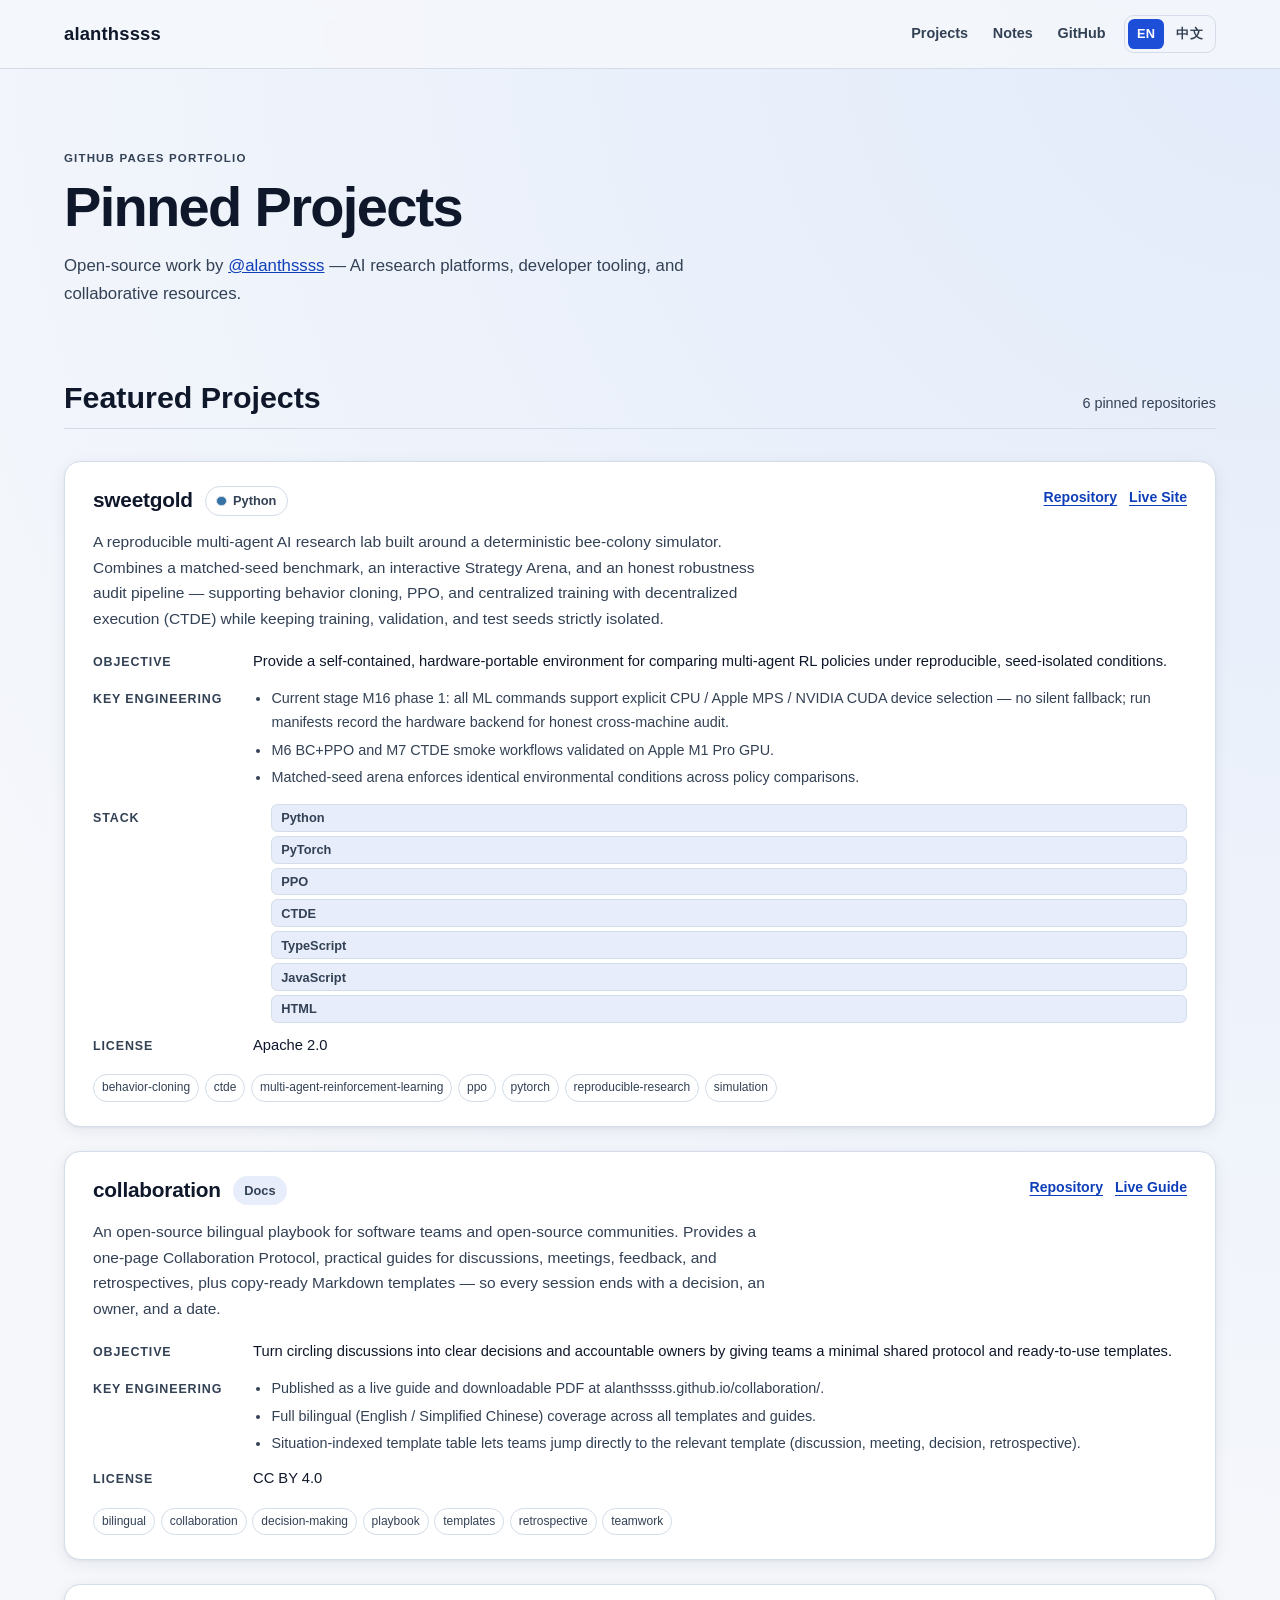
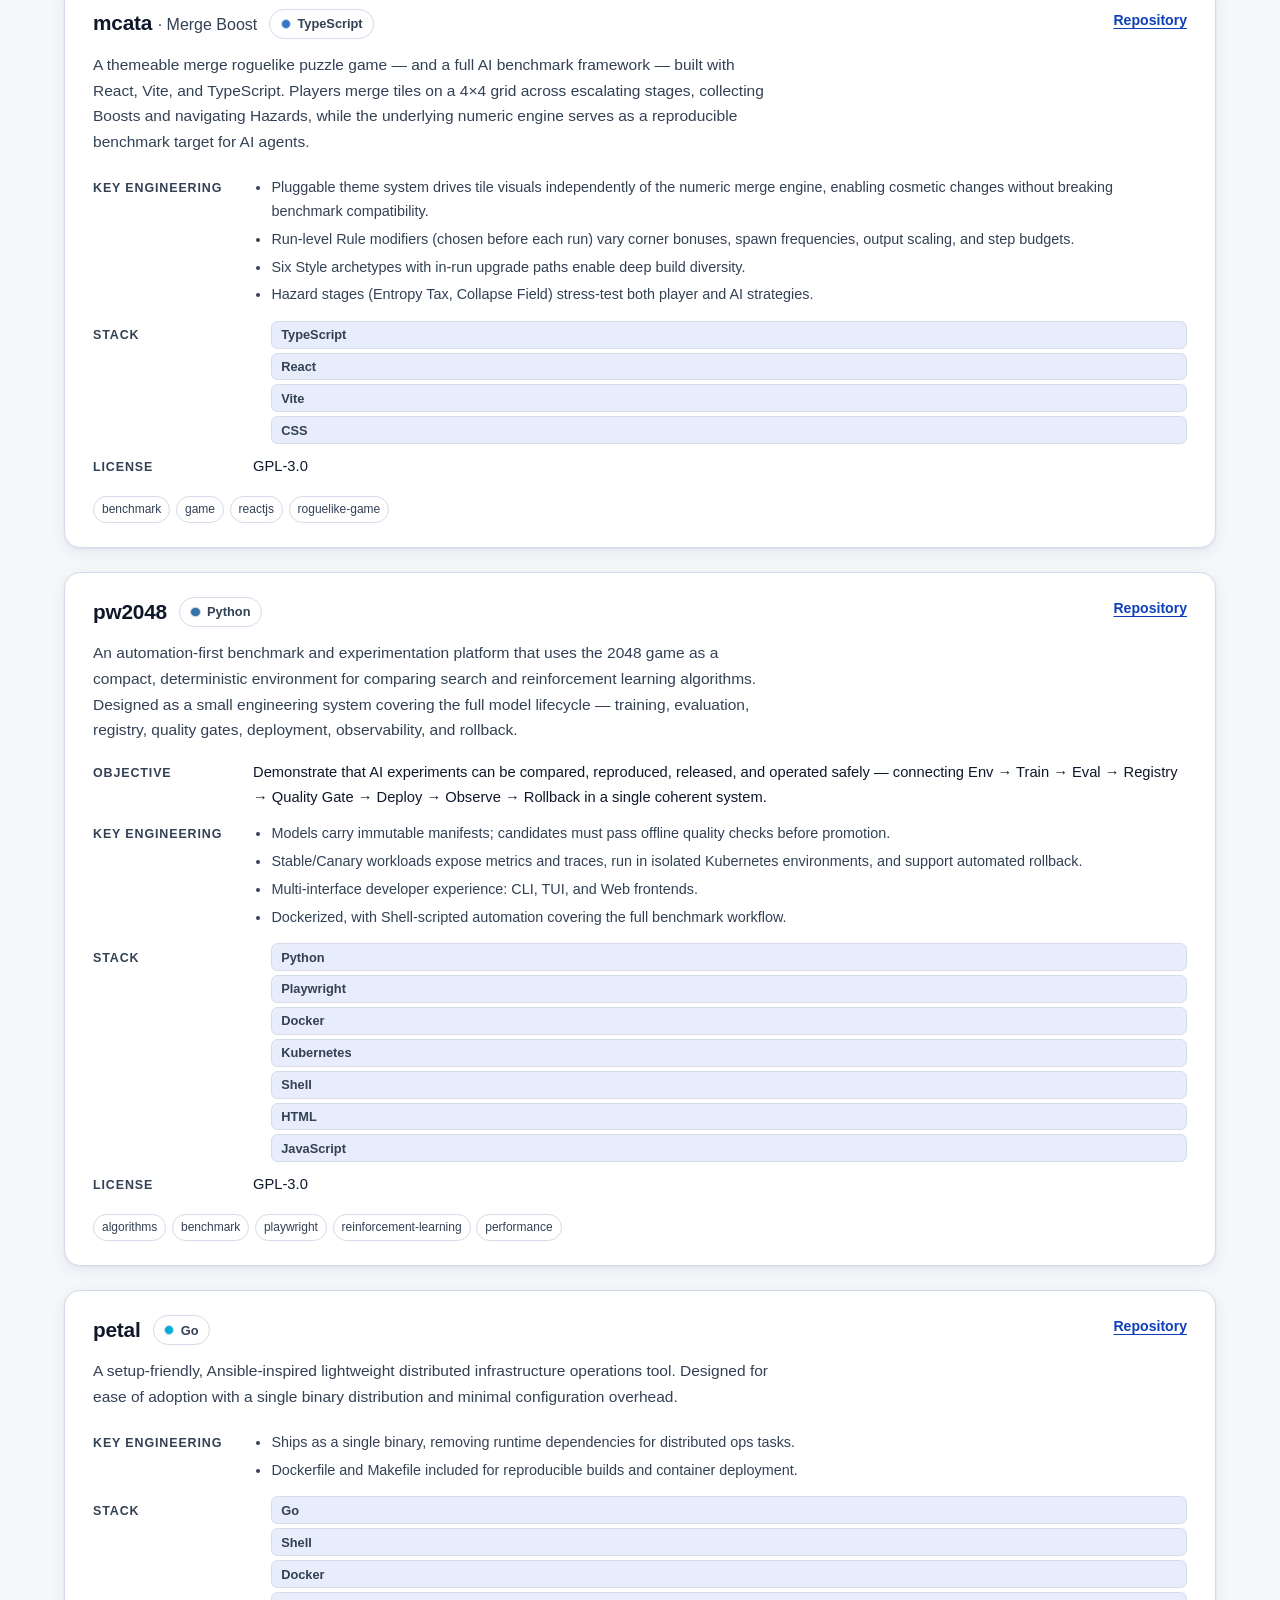
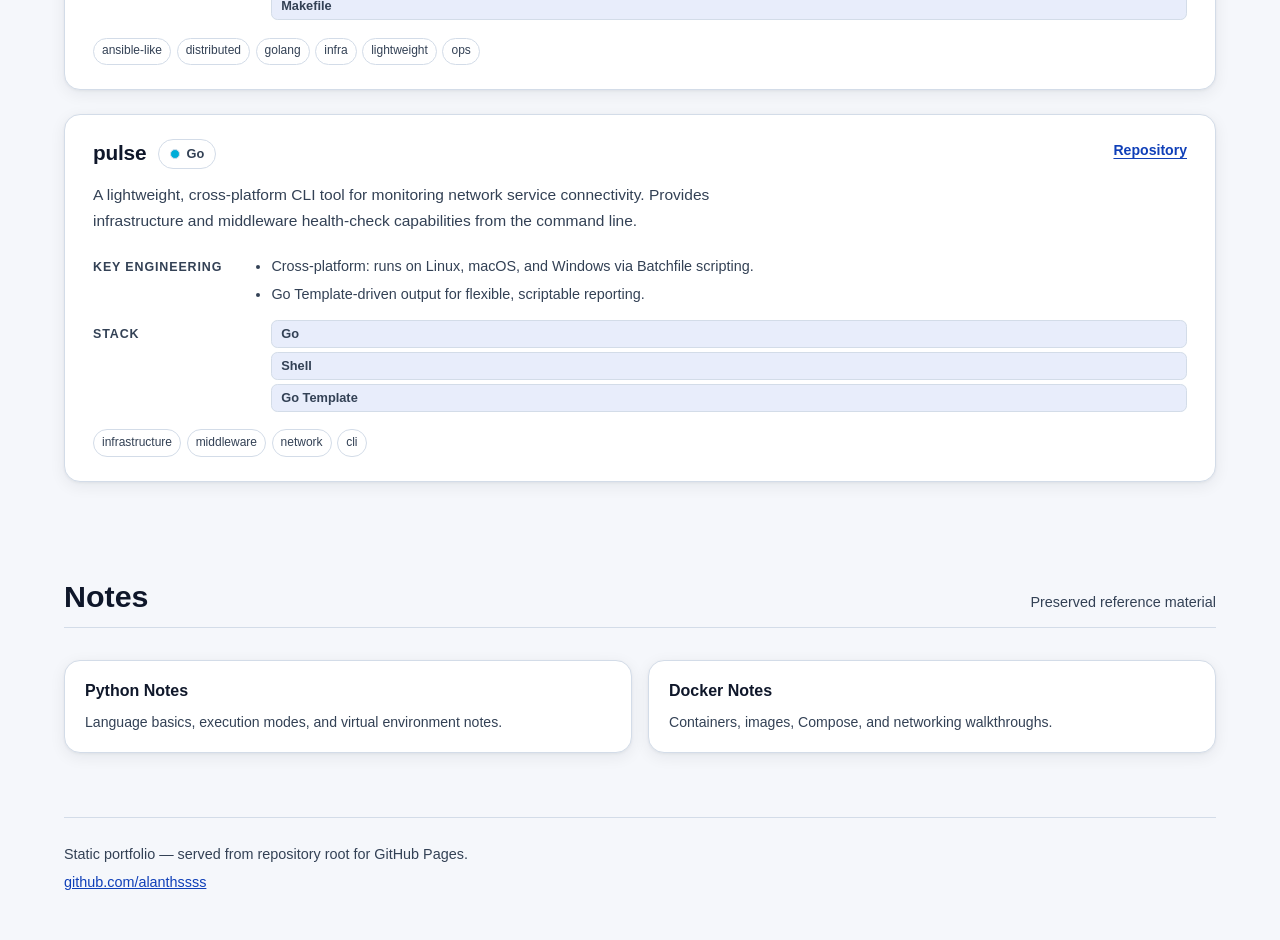
<file: index.html>
<!doctype html>
<html lang="en">
  <head>
    <meta charset="utf-8">
    <meta name="viewport" content="width=device-width, initial-scale=1">
    <meta name="theme-color" content="#0f172a">
    <meta name="description" content="alanthssss — pinned GitHub projects presented as a responsive bilingual portfolio.">
    <meta property="og:title" content="alanthssss · GitHub Portfolio">
    <meta property="og:description" content="Pinned projects by alanthssss — AI research, tooling, and open-source work.">
    <meta property="og:type" content="website">
    <meta property="og:url" content="https://alanthssss.github.io/">
    <title>alanthssss · GitHub Portfolio</title>
    <link rel="stylesheet" href="/assets/css/home.css">
    <noscript><style>.lang-zh { display: none !important; }</style></noscript>
  </head>
  <body>
    <a class="skip-link" href="#main">
      <span class="lang-en">Skip to main content</span>
      <span class="lang-zh" aria-hidden="true">跳至主要内容</span>
    </a>

    <header class="site-header" id="top">
      <div class="shell header-inner">
        <a class="brand" href="#top" aria-label="Back to top">alanthssss</a>
        <div class="header-right">
          <nav aria-label="Primary navigation" class="main-nav">
            <a href="#projects"><span class="lang-en">Projects</span><span class="lang-zh" aria-hidden="true">项目</span></a>
            <a href="#notes"><span class="lang-en">Notes</span><span class="lang-zh" aria-hidden="true">笔记</span></a>
            <a href="https://github.com/alanthssss" rel="noopener noreferrer">GitHub</a>
          </nav>
          <div class="lang-switcher" role="group" aria-label="Language / 语言">
            <a href="?lang=en" id="lang-en-btn" class="lang-btn" aria-label="Switch to English" lang="en" hreflang="en">EN</a>
            <a href="?lang=zh" id="lang-zh-btn" class="lang-btn" aria-label="切换至简体中文" lang="zh-Hans" hreflang="zh-Hans">中文</a>
          </div>
        </div>
      </div>
    </header>

    <main id="main">
      <section class="hero shell" aria-labelledby="page-title">
        <p class="eyebrow">
          <span class="lang-en">GITHUB PAGES PORTFOLIO</span>
          <span class="lang-zh" aria-hidden="true">GitHub Pages 作品集</span>
        </p>
        <h1 id="page-title">
          <span class="lang-en">Pinned Projects</span>
          <span class="lang-zh" aria-hidden="true">置顶项目</span>
        </h1>
        <p class="hero-text">
          <span class="lang-en">Open-source work by <a href="https://github.com/alanthssss" rel="noopener noreferrer">@alanthssss</a> — AI research platforms, developer tooling, and collaborative resources.</span>
          <span class="lang-zh" aria-hidden="true"><a href="https://github.com/alanthssss" rel="noopener noreferrer">@alanthssss</a> 的开源作品——涵盖 AI 研究平台、开发工具与协作资源。</span>
        </p>
      </section>

      <section class="shell section" id="projects" aria-labelledby="projects-title">
        <div class="section-head">
          <h2 id="projects-title">
            <span class="lang-en">Featured Projects</span>
            <span class="lang-zh" aria-hidden="true">精选项目</span>
          </h2>
          <p class="muted">
            <span class="lang-en">6 pinned repositories</span>
            <span class="lang-zh" aria-hidden="true">6 个置顶仓库</span>
          </p>
        </div>

        <div class="project-list">

          <!-- ── sweetgold ──────────────────────────────────────── -->
          <article class="project-entry" aria-labelledby="proj-sweetgold">
            <div class="entry-head">
              <div class="entry-title-row">
                <h3 id="proj-sweetgold" class="entry-name">sweetgold</h3>
                <span class="lang-badge" style="--lang-color:#3572A5">
                  <span class="lang-dot"></span>Python
                </span>
              </div>
              <div class="entry-links">
                <a href="https://github.com/alanthssss/sweetgold" rel="noopener noreferrer">
                  <span class="lang-en">Repository</span><span class="lang-zh" aria-hidden="true">仓库</span>
                </a>
                <a href="https://alanthssss.github.io/sweetgold/" rel="noopener noreferrer">
                  <span class="lang-en">Live Site</span><span class="lang-zh" aria-hidden="true">在线站点</span>
                </a>
              </div>
            </div>

            <p class="entry-summary">
              <span class="lang-en">A reproducible multi-agent AI research lab built around a deterministic bee-colony simulator. Combines a matched-seed benchmark, an interactive Strategy Arena, and an honest robustness audit pipeline — supporting behavior cloning, PPO, and centralized training with decentralized execution (CTDE) while keeping training, validation, and test seeds strictly isolated.</span>
              <span class="lang-zh" aria-hidden="true">一个基于确定性蜂群模拟器的可复现多智能体 AI 研究平台。集成匹配种子基准、交互式策略竞技场和诚实鲁棒性审计流水线，支持行为克隆、PPO 及集中训练-分散执行（CTDE），并严格隔离训练、验证和测试种子。</span>
            </p>

            <dl class="entry-details">
              <div class="detail-row">
                <dt><span class="lang-en">Objective</span><span class="lang-zh" aria-hidden="true">目标</span></dt>
                <dd>
                  <span class="lang-en">Provide a self-contained, hardware-portable environment for comparing multi-agent RL policies under reproducible, seed-isolated conditions.</span>
                  <span class="lang-zh" aria-hidden="true">提供自包含、硬件可移植的环境，用于在可复现、种子隔离条件下对比多智能体强化学习策略。</span>
                </dd>
              </div>
              <div class="detail-row">
                <dt><span class="lang-en">Key Engineering</span><span class="lang-zh" aria-hidden="true">核心工程</span></dt>
                <dd>
                  <ul>
                    <li><span class="lang-en">Current stage M16 phase 1: all ML commands support explicit CPU / Apple MPS / NVIDIA CUDA device selection — no silent fallback; run manifests record the hardware backend for honest cross-machine audit.</span><span class="lang-zh" aria-hidden="true">当前阶段 M16 阶段一：所有 ML 命令支持显式指定 CPU / Apple MPS / NVIDIA CUDA，杜绝静默回退；运行清单记录硬件后端，支持跨机器的诚实审计。</span></li>
                    <li><span class="lang-en">M6 BC+PPO and M7 CTDE smoke workflows validated on Apple M1 Pro GPU.</span><span class="lang-zh" aria-hidden="true">M6 BC+PPO 与 M7 CTDE 冒烟工作流已在 Apple M1 Pro GPU 上验证通过。</span></li>
                    <li><span class="lang-en">Matched-seed arena enforces identical environmental conditions across policy comparisons.</span><span class="lang-zh" aria-hidden="true">匹配种子竞技场确保策略对比时环境条件完全一致。</span></li>
                  </ul>
                </dd>
              </div>
              <div class="detail-row">
                <dt><span class="lang-en">Stack</span><span class="lang-zh" aria-hidden="true">技术栈</span></dt>
                <dd><ul class="tag-list"><li>Python</li><li>PyTorch</li><li>PPO</li><li>CTDE</li><li>TypeScript</li><li>JavaScript</li><li>HTML</li></ul></dd>
              </div>
              <div class="detail-row">
                <dt><span class="lang-en">License</span><span class="lang-zh" aria-hidden="true">许可证</span></dt>
                <dd>Apache 2.0</dd>
              </div>
            </dl>

            <ul class="topics" aria-label="Topics">
              <li>behavior-cloning</li><li>ctde</li><li>multi-agent-reinforcement-learning</li><li>ppo</li><li>pytorch</li><li>reproducible-research</li><li>simulation</li>
            </ul>
          </article>

          <!-- ── collaboration ─────────────────────────────────── -->
          <article class="project-entry" aria-labelledby="proj-collaboration">
            <div class="entry-head">
              <div class="entry-title-row">
                <h3 id="proj-collaboration" class="entry-name">collaboration</h3>
                <span class="lang-badge no-lang">
                  <span class="lang-en">Docs</span><span class="lang-zh" aria-hidden="true">文档</span>
                </span>
              </div>
              <div class="entry-links">
                <a href="https://github.com/alanthssss/collaboration" rel="noopener noreferrer">
                  <span class="lang-en">Repository</span><span class="lang-zh" aria-hidden="true">仓库</span>
                </a>
                <a href="https://alanthssss.github.io/collaboration/" rel="noopener noreferrer">
                  <span class="lang-en">Live Guide</span><span class="lang-zh" aria-hidden="true">在线指南</span>
                </a>
              </div>
            </div>

            <p class="entry-summary">
              <span class="lang-en">An open-source bilingual playbook for software teams and open-source communities. Provides a one-page Collaboration Protocol, practical guides for discussions, meetings, feedback, and retrospectives, plus copy-ready Markdown templates — so every session ends with a decision, an owner, and a date.</span>
              <span class="lang-zh" aria-hidden="true">面向软件团队和开源社区的开源双语协作手册。提供一页式协作约定、涵盖讨论、会议、反馈与复盘的实践方法，以及可直接复制的 Markdown 模板——让每次会话以决定、负责人和日期收尾。</span>
            </p>

            <dl class="entry-details">
              <div class="detail-row">
                <dt><span class="lang-en">Objective</span><span class="lang-zh" aria-hidden="true">目标</span></dt>
                <dd>
                  <span class="lang-en">Turn circling discussions into clear decisions and accountable owners by giving teams a minimal shared protocol and ready-to-use templates.</span>
                  <span class="lang-zh" aria-hidden="true">通过提供最简共识约定和即用模板，将反复循环的讨论转化为明确决定与有担当的负责人。</span>
                </dd>
              </div>
              <div class="detail-row">
                <dt><span class="lang-en">Key Engineering</span><span class="lang-zh" aria-hidden="true">核心工程</span></dt>
                <dd>
                  <ul>
                    <li><span class="lang-en">Published as a live guide and downloadable PDF at alanthssss.github.io/collaboration/.</span><span class="lang-zh" aria-hidden="true">以在线指南和可下载 PDF 的形式发布于 alanthssss.github.io/collaboration/。</span></li>
                    <li><span class="lang-en">Full bilingual (English / Simplified Chinese) coverage across all templates and guides.</span><span class="lang-zh" aria-hidden="true">所有模板与指南均提供完整的英文 / 简体中文双语版本。</span></li>
                    <li><span class="lang-en">Situation-indexed template table lets teams jump directly to the relevant template (discussion, meeting, decision, retrospective).</span><span class="lang-zh" aria-hidden="true">按场景索引的模板表，帮助团队快速定位所需模板（讨论、会议、决策、复盘）。</span></li>
                  </ul>
                </dd>
              </div>
              <div class="detail-row">
                <dt><span class="lang-en">License</span><span class="lang-zh" aria-hidden="true">许可证</span></dt>
                <dd>CC BY 4.0</dd>
              </div>
            </dl>

            <ul class="topics" aria-label="Topics">
              <li>bilingual</li><li>collaboration</li><li>decision-making</li><li>playbook</li><li>templates</li><li>retrospective</li><li>teamwork</li>
            </ul>
          </article>

          <!-- ── mcata ─────────────────────────────────────────── -->
          <article class="project-entry" aria-labelledby="proj-mcata">
            <div class="entry-head">
              <div class="entry-title-row">
                <h3 id="proj-mcata" class="entry-name">mcata <span class="entry-subtitle">· Merge Boost</span></h3>
                <span class="lang-badge" style="--lang-color:#3178c6">
                  <span class="lang-dot"></span>TypeScript
                </span>
              </div>
              <div class="entry-links">
                <a href="https://github.com/alanthssss/mcata" rel="noopener noreferrer">
                  <span class="lang-en">Repository</span><span class="lang-zh" aria-hidden="true">仓库</span>
                </a>
              </div>
            </div>

            <p class="entry-summary">
              <span class="lang-en">A themeable merge roguelike puzzle game — and a full AI benchmark framework — built with React, Vite, and TypeScript. Players merge tiles on a 4×4 grid across escalating stages, collecting Boosts and navigating Hazards, while the underlying numeric engine serves as a reproducible benchmark target for AI agents.</span>
              <span class="lang-zh" aria-hidden="true">一款可换肤的合并 Roguelike 益智游戏，同时内置完整 AI 基准框架，基于 React、Vite 和 TypeScript 构建。玩家在 4×4 网格上合并方块，经历逐渐升级的关卡、收集 Boost 并应对 Hazard；底层数值引擎作为可复现的 AI 基准目标。</span>
            </p>

            <dl class="entry-details">
              <div class="detail-row">
                <dt><span class="lang-en">Key Engineering</span><span class="lang-zh" aria-hidden="true">核心工程</span></dt>
                <dd>
                  <ul>
                    <li><span class="lang-en">Pluggable theme system drives tile visuals independently of the numeric merge engine, enabling cosmetic changes without breaking benchmark compatibility.</span><span class="lang-zh" aria-hidden="true">可插拔主题系统独立于数值合并引擎驱动方块视觉，支持外观变更而不影响基准兼容性。</span></li>
                    <li><span class="lang-en">Run-level Rule modifiers (chosen before each run) vary corner bonuses, spawn frequencies, output scaling, and step budgets.</span><span class="lang-zh" aria-hidden="true">每局开始前可选的规则修改器，调整角落奖励、生成频率、产出缩放和步数预算。</span></li>
                    <li><span class="lang-en">Six Style archetypes with in-run upgrade paths enable deep build diversity.</span><span class="lang-zh" aria-hidden="true">六种流派各有局内升级路径，支持丰富的构建多样性。</span></li>
                    <li><span class="lang-en">Hazard stages (Entropy Tax, Collapse Field) stress-test both player and AI strategies.</span><span class="lang-zh" aria-hidden="true">Hazard 关卡（熵税、崩溃场）对玩家和 AI 策略均构成压力测试。</span></li>
                  </ul>
                </dd>
              </div>
              <div class="detail-row">
                <dt><span class="lang-en">Stack</span><span class="lang-zh" aria-hidden="true">技术栈</span></dt>
                <dd><ul class="tag-list"><li>TypeScript</li><li>React</li><li>Vite</li><li>CSS</li></ul></dd>
              </div>
              <div class="detail-row">
                <dt><span class="lang-en">License</span><span class="lang-zh" aria-hidden="true">许可证</span></dt>
                <dd>GPL-3.0</dd>
              </div>
            </dl>

            <ul class="topics" aria-label="Topics">
              <li>benchmark</li><li>game</li><li>reactjs</li><li>roguelike-game</li>
            </ul>
          </article>

          <!-- ── pw2048 ─────────────────────────────────────────── -->
          <article class="project-entry" aria-labelledby="proj-pw2048">
            <div class="entry-head">
              <div class="entry-title-row">
                <h3 id="proj-pw2048" class="entry-name">pw2048</h3>
                <span class="lang-badge" style="--lang-color:#3572A5">
                  <span class="lang-dot"></span>Python
                </span>
              </div>
              <div class="entry-links">
                <a href="https://github.com/alanthssss/pw2048" rel="noopener noreferrer">
                  <span class="lang-en">Repository</span><span class="lang-zh" aria-hidden="true">仓库</span>
                </a>
              </div>
            </div>

            <p class="entry-summary">
              <span class="lang-en">An automation-first benchmark and experimentation platform that uses the 2048 game as a compact, deterministic environment for comparing search and reinforcement learning algorithms. Designed as a small engineering system covering the full model lifecycle — training, evaluation, registry, quality gates, deployment, observability, and rollback.</span>
              <span class="lang-zh" aria-hidden="true">以 2048 游戏为紧凑确定性环境，用于对比搜索算法与强化学习算法的自动化优先基准与实验平台。系统覆盖完整模型生命周期：训练、评估、注册、质量门控、部署、可观测性与回滚。</span>
            </p>

            <dl class="entry-details">
              <div class="detail-row">
                <dt><span class="lang-en">Objective</span><span class="lang-zh" aria-hidden="true">目标</span></dt>
                <dd>
                  <span class="lang-en">Demonstrate that AI experiments can be compared, reproduced, released, and operated safely — connecting Env → Train → Eval → Registry → Quality Gate → Deploy → Observe → Rollback in a single coherent system.</span>
                  <span class="lang-zh" aria-hidden="true">证明 AI 实验可安全比较、复现、发布与运维——将 Env → Train → Eval → Registry → Quality Gate → Deploy → Observe → Rollback 串联为单一连贯系统。</span>
                </dd>
              </div>
              <div class="detail-row">
                <dt><span class="lang-en">Key Engineering</span><span class="lang-zh" aria-hidden="true">核心工程</span></dt>
                <dd>
                  <ul>
                    <li><span class="lang-en">Models carry immutable manifests; candidates must pass offline quality checks before promotion.</span><span class="lang-zh" aria-hidden="true">模型附带不可变清单；候选模型须通过离线质量检查后方可晋升。</span></li>
                    <li><span class="lang-en">Stable/Canary workloads expose metrics and traces, run in isolated Kubernetes environments, and support automated rollback.</span><span class="lang-zh" aria-hidden="true">Stable / Canary 工作负载暴露指标与追踪数据，运行于隔离的 Kubernetes 环境，支持自动回滚。</span></li>
                    <li><span class="lang-en">Multi-interface developer experience: CLI, TUI, and Web frontends.</span><span class="lang-zh" aria-hidden="true">多界面开发体验：CLI、TUI 和 Web 前端。</span></li>
                    <li><span class="lang-en">Dockerized, with Shell-scripted automation covering the full benchmark workflow.</span><span class="lang-zh" aria-hidden="true">已 Docker 化，Shell 脚本自动化覆盖完整基准工作流。</span></li>
                  </ul>
                </dd>
              </div>
              <div class="detail-row">
                <dt><span class="lang-en">Stack</span><span class="lang-zh" aria-hidden="true">技术栈</span></dt>
                <dd><ul class="tag-list"><li>Python</li><li>Playwright</li><li>Docker</li><li>Kubernetes</li><li>Shell</li><li>HTML</li><li>JavaScript</li></ul></dd>
              </div>
              <div class="detail-row">
                <dt><span class="lang-en">License</span><span class="lang-zh" aria-hidden="true">许可证</span></dt>
                <dd>GPL-3.0</dd>
              </div>
            </dl>

            <ul class="topics" aria-label="Topics">
              <li>algorithms</li><li>benchmark</li><li>playwright</li><li>reinforcement-learning</li><li>performance</li>
            </ul>
          </article>

          <!-- ── petal ─────────────────────────────────────────── -->
          <article class="project-entry" aria-labelledby="proj-petal">
            <div class="entry-head">
              <div class="entry-title-row">
                <h3 id="proj-petal" class="entry-name">petal</h3>
                <span class="lang-badge" style="--lang-color:#00ADD8">
                  <span class="lang-dot"></span>Go
                </span>
              </div>
              <div class="entry-links">
                <a href="https://github.com/keyscome/petal" rel="noopener noreferrer">
                  <span class="lang-en">Repository</span><span class="lang-zh" aria-hidden="true">仓库</span>
                </a>
              </div>
            </div>

            <p class="entry-summary">
              <span class="lang-en">A setup-friendly, Ansible-inspired lightweight distributed infrastructure operations tool. Designed for ease of adoption with a single binary distribution and minimal configuration overhead.</span>
              <span class="lang-zh" aria-hidden="true">一款易于上手、受 Ansible 启发的轻量分布式基础设施运维工具。以单一二进制分发，配置开销极小，降低采用门槛。</span>
            </p>

            <dl class="entry-details">
              <div class="detail-row">
                <dt><span class="lang-en">Key Engineering</span><span class="lang-zh" aria-hidden="true">核心工程</span></dt>
                <dd>
                  <ul>
                    <li><span class="lang-en">Ships as a single binary, removing runtime dependencies for distributed ops tasks.</span><span class="lang-zh" aria-hidden="true">以单一二进制交付，消除分布式运维任务的运行时依赖。</span></li>
                    <li><span class="lang-en">Dockerfile and Makefile included for reproducible builds and container deployment.</span><span class="lang-zh" aria-hidden="true">包含 Dockerfile 和 Makefile，支持可复现构建与容器部署。</span></li>
                  </ul>
                </dd>
              </div>
              <div class="detail-row">
                <dt><span class="lang-en">Stack</span><span class="lang-zh" aria-hidden="true">技术栈</span></dt>
                <dd><ul class="tag-list"><li>Go</li><li>Shell</li><li>Docker</li><li>Makefile</li></ul></dd>
              </div>
            </dl>

            <ul class="topics" aria-label="Topics">
              <li>ansible-like</li><li>distributed</li><li>golang</li><li>infra</li><li>lightweight</li><li>ops</li>
            </ul>
          </article>

          <!-- ── pulse ─────────────────────────────────────────── -->
          <article class="project-entry" aria-labelledby="proj-pulse">
            <div class="entry-head">
              <div class="entry-title-row">
                <h3 id="proj-pulse" class="entry-name">pulse</h3>
                <span class="lang-badge" style="--lang-color:#00ADD8">
                  <span class="lang-dot"></span>Go
                </span>
              </div>
              <div class="entry-links">
                <a href="https://github.com/keyscome/pulse" rel="noopener noreferrer">
                  <span class="lang-en">Repository</span><span class="lang-zh" aria-hidden="true">仓库</span>
                </a>
              </div>
            </div>

            <p class="entry-summary">
              <span class="lang-en">A lightweight, cross-platform CLI tool for monitoring network service connectivity. Provides infrastructure and middleware health-check capabilities from the command line.</span>
              <span class="lang-zh" aria-hidden="true">一款轻量跨平台 CLI 工具，用于监控网络服务连通性，提供基础设施和中间件健康检查能力。</span>
            </p>

            <dl class="entry-details">
              <div class="detail-row">
                <dt><span class="lang-en">Key Engineering</span><span class="lang-zh" aria-hidden="true">核心工程</span></dt>
                <dd>
                  <ul>
                    <li><span class="lang-en">Cross-platform: runs on Linux, macOS, and Windows via Batchfile scripting.</span><span class="lang-zh" aria-hidden="true">跨平台：通过 Batchfile 脚本支持 Linux、macOS 和 Windows。</span></li>
                    <li><span class="lang-en">Go Template-driven output for flexible, scriptable reporting.</span><span class="lang-zh" aria-hidden="true">Go Template 驱动输出，支持灵活的脚本化报告。</span></li>
                  </ul>
                </dd>
              </div>
              <div class="detail-row">
                <dt><span class="lang-en">Stack</span><span class="lang-zh" aria-hidden="true">技术栈</span></dt>
                <dd><ul class="tag-list"><li>Go</li><li>Shell</li><li>Go Template</li></ul></dd>
              </div>
            </dl>

            <ul class="topics" aria-label="Topics">
              <li>infrastructure</li><li>middleware</li><li>network</li><li>cli</li>
            </ul>
          </article>

        </div>
      </section>

      <section class="shell section notes" id="notes" aria-labelledby="notes-title">
        <div class="section-head">
          <h2 id="notes-title">
            <span class="lang-en">Notes</span>
            <span class="lang-zh" aria-hidden="true">技术笔记</span>
          </h2>
          <p class="muted">
            <span class="lang-en">Preserved reference material</span>
            <span class="lang-zh" aria-hidden="true">既有参考资料</span>
          </p>
        </div>
        <div class="notes-grid">
          <a href="/python/">
            <h3><span class="lang-en">Python Notes</span><span class="lang-zh" aria-hidden="true">Python 笔记</span></h3>
            <p><span class="lang-en">Language basics, execution modes, and virtual environment notes.</span><span class="lang-zh" aria-hidden="true">语言基础、执行模式与虚拟环境笔记。</span></p>
          </a>
          <a href="/docker/SUMMARY.html">
            <h3><span class="lang-en">Docker Notes</span><span class="lang-zh" aria-hidden="true">Docker 笔记</span></h3>
            <p><span class="lang-en">Containers, images, Compose, and networking walkthroughs.</span><span class="lang-zh" aria-hidden="true">容器、镜像、Compose 及网络配置演练。</span></p>
          </a>
        </div>
      </section>
    </main>

    <footer class="shell site-footer">
      <p>
        <span class="lang-en">Static portfolio — served from repository root for GitHub Pages.</span>
        <span class="lang-zh" aria-hidden="true">静态作品集——直接从仓库根目录发布至 GitHub Pages。</span>
      </p>
      <p><a href="https://github.com/alanthssss" rel="noopener noreferrer">github.com/alanthssss</a></p>
    </footer>

    <script>
      (function () {
        var stored = localStorage.getItem('lang');
        var param = new URLSearchParams(location.search).get('lang');
        var lang = (param === 'zh' || param === 'en') ? param : (stored || 'en');
        if (param && param !== stored) localStorage.setItem('lang', lang);

        function applyLang(l) {
          document.documentElement.lang = l === 'zh' ? 'zh-Hans' : 'en';
          var enEls = document.querySelectorAll('.lang-en');
          var zhEls = document.querySelectorAll('.lang-zh');
          for (var i = 0; i < enEls.length; i++) {
            enEls[i].hidden = (l === 'zh');
            enEls[i].removeAttribute('aria-hidden');
            if (l === 'zh') enEls[i].setAttribute('aria-hidden', 'true');
          }
          for (var j = 0; j < zhEls.length; j++) {
            zhEls[j].hidden = (l === 'en');
            zhEls[j].removeAttribute('aria-hidden');
            if (l === 'en') zhEls[j].setAttribute('aria-hidden', 'true');
          }
          var enBtn = document.getElementById('lang-en-btn');
          var zhBtn = document.getElementById('lang-zh-btn');
          if (enBtn) enBtn.setAttribute('aria-current', l === 'en' ? 'true' : 'false');
          if (zhBtn) zhBtn.setAttribute('aria-current', l === 'zh' ? 'true' : 'false');
        }

        applyLang(lang);

        function switchLang(l) {
          localStorage.setItem('lang', l);
          applyLang(l);
          var url = new URL(location.href);
          url.searchParams.set('lang', l);
          history.replaceState(null, '', url.toString());
        }

        var enBtn = document.getElementById('lang-en-btn');
        var zhBtn = document.getElementById('lang-zh-btn');
        if (enBtn) enBtn.addEventListener('click', function (e) { e.preventDefault(); switchLang('en'); });
        if (zhBtn) zhBtn.addEventListener('click', function (e) { e.preventDefault(); switchLang('zh'); });
      })();
    </script>
  </body>
</html>
</file>
<file: assets/css/home.css>
:root {
  color-scheme: light dark;
  --bg: #f5f7fb;
  --surface: #ffffff;
  --text: #0f172a;
  --muted: #334155;
  --line: #d3dce8;
  --focus: #0b5fff;
  --link: #0f3fb8;
  --accent: #1d4ed8;
  --tag-bg: color-mix(in srgb, var(--accent) 10%, var(--surface));
  --shadow: 0 4px 16px rgba(15, 23, 42, 0.07), 0 1px 3px rgba(15, 23, 42, 0.05);
  --shadow-hover: 0 8px 28px rgba(15, 23, 42, 0.12), 0 2px 6px rgba(15, 23, 42, 0.07);
  --radius: 1rem;
  --max-width: 72rem;
}

@media (prefers-color-scheme: dark) {
  :root {
    --bg: #0b1220;
    --surface: #121c2f;
    --text: #e5ecf8;
    --muted: #b5c1d7;
    --line: #2d3b54;
    --focus: #78a6ff;
    --link: #a7c2ff;
    --accent: #60a5fa;
    --tag-bg: color-mix(in srgb, var(--accent) 12%, var(--surface));
    --shadow: 0 4px 16px rgba(0, 0, 0, 0.3), 0 1px 4px rgba(0, 0, 0, 0.2);
    --shadow-hover: 0 8px 32px rgba(0, 0, 0, 0.4), 0 2px 8px rgba(0, 0, 0, 0.25);
  }
}

* { box-sizing: border-box; }
html { scroll-behavior: smooth; }
body {
  margin: 0;
  font-family: Inter, "Segoe UI", Roboto, Helvetica, Arial, sans-serif;
  line-height: 1.65;
  background: radial-gradient(circle at top right, rgba(60, 130, 245, 0.1), transparent 36%), var(--bg);
  color: var(--text);
}

.shell {
  width: min(calc(100% - 2rem), var(--max-width));
  margin-inline: auto;
}

/* ── Skip link ── */
.skip-link {
  position: absolute;
  left: -9999px;
  top: 0;
  background: var(--focus);
  color: #fff;
  padding: 0.75rem 1rem;
  border-radius: 0.5rem;
  font-weight: 600;
  text-decoration: none;
}
.skip-link:focus-visible {
  left: 1rem;
  top: 1rem;
  z-index: 100;
}

/* ── Header ── */
.site-header {
  border-bottom: 1px solid var(--line);
  background: color-mix(in srgb, var(--bg) 85%, transparent);
  backdrop-filter: blur(8px);
  position: sticky;
  top: 0;
  z-index: 10;
}

.header-inner {
  min-height: 4.25rem;
  display: flex;
  align-items: center;
  justify-content: space-between;
  gap: 1rem;
}

.header-right {
  display: flex;
  align-items: center;
  gap: 0.5rem;
  flex-wrap: wrap;
}

.brand {
  font-weight: 800;
  font-size: 1.15rem;
  letter-spacing: 0.01em;
  text-decoration: none;
  color: var(--text);
}

.main-nav {
  display: flex;
  gap: 0.25rem;
  flex-wrap: wrap;
}

.main-nav a {
  text-decoration: none;
  color: var(--muted);
  font-weight: 600;
  font-size: 0.9rem;
  padding: 0.45rem 0.65rem;
  border-radius: 0.5rem;
  transition: background 0.15s, color 0.15s;
}
.main-nav a:hover { color: var(--text); background: color-mix(in srgb, var(--surface) 75%, transparent); }

/* ── Language switcher ── */
.lang-switcher {
  display: flex;
  gap: 0.2rem;
  border: 1px solid var(--line);
  border-radius: 0.6rem;
  padding: 0.2rem;
}

.lang-btn {
  text-decoration: none;
  color: var(--muted);
  font-weight: 700;
  font-size: 0.8rem;
  padding: 0.25rem 0.55rem;
  border-radius: 0.4rem;
  transition: background 0.12s, color 0.12s;
  letter-spacing: 0.03em;
}
.lang-btn:hover { color: var(--text); background: color-mix(in srgb, var(--surface) 75%, transparent); }
.lang-btn[aria-current="true"] {
  background: var(--accent);
  color: #fff;
}

/* ── Hero ── */
.hero { padding: clamp(2.5rem, 7vw, 5rem) 0 2.5rem; }
.eyebrow { margin: 0; font-weight: 700; color: var(--muted); letter-spacing: 0.1em; font-size: 0.72rem; text-transform: uppercase; }
h1 { margin: 0.5rem 0 0.9rem; font-size: clamp(2rem, 6vw, 3.5rem); line-height: 1.1; letter-spacing: -0.03em; }
.hero-text { max-width: 72ch; margin: 0; color: var(--muted); font-size: 1.05rem; }
.hero-text a { color: var(--link); }

/* ── Section ── */
.section { padding: 2rem 0 4rem; }
.section-head {
  display: flex;
  align-items: baseline;
  justify-content: space-between;
  gap: 1rem;
  margin-bottom: 2rem;
  border-bottom: 1px solid var(--line);
  padding-bottom: 0.75rem;
}
.section-head h2 {
  margin: 0;
  font-size: clamp(1.35rem, 3vw, 1.9rem);
  line-height: 1.2;
}
.muted { margin: 0; color: var(--muted); font-size: 0.9rem; }

/* ── Project list (resume-style) ── */
.project-list {
  display: flex;
  flex-direction: column;
  gap: 1.5rem;
}

.project-entry {
  border: 1px solid var(--line);
  border-radius: var(--radius);
  background: var(--surface);
  box-shadow: var(--shadow);
  padding: 1.5rem 1.75rem;
  transition: box-shadow 0.18s;
}
.project-entry:hover {
  box-shadow: var(--shadow-hover);
}

.entry-head {
  display: flex;
  align-items: flex-start;
  justify-content: space-between;
  gap: 1rem;
  flex-wrap: wrap;
  margin-bottom: 0.85rem;
}

.entry-title-row {
  display: flex;
  align-items: center;
  gap: 0.75rem;
  flex-wrap: wrap;
}

.entry-name {
  margin: 0;
  font-size: 1.3rem;
  font-weight: 800;
  letter-spacing: -0.01em;
  line-height: 1.2;
}

.entry-subtitle {
  font-size: 1rem;
  font-weight: 500;
  color: var(--muted);
  letter-spacing: 0;
}

.lang-badge {
  display: inline-flex;
  align-items: center;
  gap: 0.4rem;
  border: 1px solid var(--line);
  border-radius: 999px;
  padding: 0.2rem 0.65rem;
  font-size: 0.8rem;
  font-weight: 600;
  color: var(--muted);
  white-space: nowrap;
}

.lang-badge.no-lang {
  background: var(--tag-bg);
  border-color: transparent;
}

.lang-dot {
  width: 0.65rem;
  height: 0.65rem;
  border-radius: 999px;
  background: var(--lang-color, var(--muted));
  border: 1px solid var(--line);
  flex-shrink: 0;
}

.entry-links {
  display: flex;
  gap: 0.75rem;
  flex-wrap: wrap;
  flex-shrink: 0;
}
.entry-links a {
  color: var(--link);
  font-weight: 700;
  font-size: 0.88rem;
  text-underline-offset: 0.2em;
  white-space: nowrap;
}

.entry-summary {
  margin: 0 0 1.1rem;
  color: var(--muted);
  font-size: 0.97rem;
  max-width: 80ch;
}

/* ── Entry detail list ── */
.entry-details {
  margin: 0 0 1.1rem;
  display: flex;
  flex-direction: column;
  gap: 0.6rem;
}

.detail-row {
  display: grid;
  grid-template-columns: 9rem 1fr;
  gap: 0.5rem 1rem;
  align-items: baseline;
}

.detail-row dt {
  font-size: 0.78rem;
  font-weight: 700;
  text-transform: uppercase;
  letter-spacing: 0.07em;
  color: var(--muted);
  padding-top: 0.1rem;
}

.detail-row dd {
  margin: 0;
  font-size: 0.92rem;
  color: var(--text);
}

.detail-row dd ul {
  margin: 0.25rem 0 0;
  padding-left: 1.15rem;
  display: flex;
  flex-direction: column;
  gap: 0.25rem;
}

.detail-row dd li {
  color: var(--muted);
  font-size: 0.9rem;
}

/* ── Tag / tech stack inline list ── */
ul.tag-list {
  display: flex;
  flex-wrap: wrap;
  gap: 0.35rem;
  list-style: none;
  padding: 0;
  margin: 0;
}

ul.tag-list li {
  background: var(--tag-bg);
  border: 1px solid var(--line);
  border-radius: 0.4rem;
  padding: 0.15rem 0.55rem;
  font-size: 0.8rem;
  font-weight: 600;
  color: var(--muted);
}

/* ── Topic pills ── */
.topics {
  display: flex;
  gap: 0.35rem;
  flex-wrap: wrap;
  list-style: none;
  padding: 0;
  margin: 0.5rem 0 0;
}

.topics li {
  border: 1px solid var(--line);
  border-radius: 999px;
  padding: 0.18rem 0.5rem;
  font-size: 0.75rem;
  color: var(--muted);
}

/* ── Notes section ── */
.notes-grid {
  display: grid;
  grid-template-columns: repeat(auto-fit, minmax(16rem, 1fr));
  gap: 1rem;
}

.notes-grid a {
  border: 1px solid var(--line);
  border-radius: var(--radius);
  background: var(--surface);
  box-shadow: var(--shadow);
  padding: 1.1rem 1.25rem;
  text-decoration: none;
  display: block;
  transition: box-shadow 0.18s;
}
.notes-grid a:hover { box-shadow: var(--shadow-hover); }

.notes-grid h3 {
  margin: 0;
  color: var(--text);
  font-size: 1rem;
  font-weight: 700;
}

.notes-grid p {
  margin: 0.4rem 0 0;
  color: var(--muted);
  font-size: 0.88rem;
}

/* ── Footer ── */
.site-footer {
  border-top: 1px solid var(--line);
  padding: 1.25rem 0 2.5rem;
  color: var(--muted);
  font-size: 0.9rem;
}
.site-footer p { margin: 0.3rem 0; }
.site-footer a { color: var(--link); }

/* ── Focus states ── */
a:focus-visible,
button:focus-visible {
  outline: 3px solid var(--focus);
  outline-offset: 3px;
  border-radius: 0.4rem;
}

/* ── Responsive ── */
@media (max-width: 42rem) {
  .shell { width: min(calc(100% - 1.25rem), var(--max-width)); }
  .header-inner { min-height: 3.7rem; flex-wrap: wrap; gap: 0.5rem; }
  .header-right { gap: 0.35rem; }
  .main-nav a { font-size: 0.85rem; padding: 0.4rem 0.5rem; }
  .section-head { align-items: flex-start; flex-direction: column; }
  .project-entry { padding: 1.1rem 1rem; }
  .detail-row { grid-template-columns: 1fr; gap: 0.2rem; }
  .detail-row dt { padding-top: 0; }
  .entry-head { flex-direction: column; gap: 0.6rem; }
}

/* ── Reduced motion ── */
@media (prefers-reduced-motion: reduce) {
  html { scroll-behavior: auto; }
  *, *::before, *::after {
    animation-duration: 0.01ms !important;
    animation-iteration-count: 1 !important;
    transition-duration: 0.01ms !important;
  }
}
</file>
